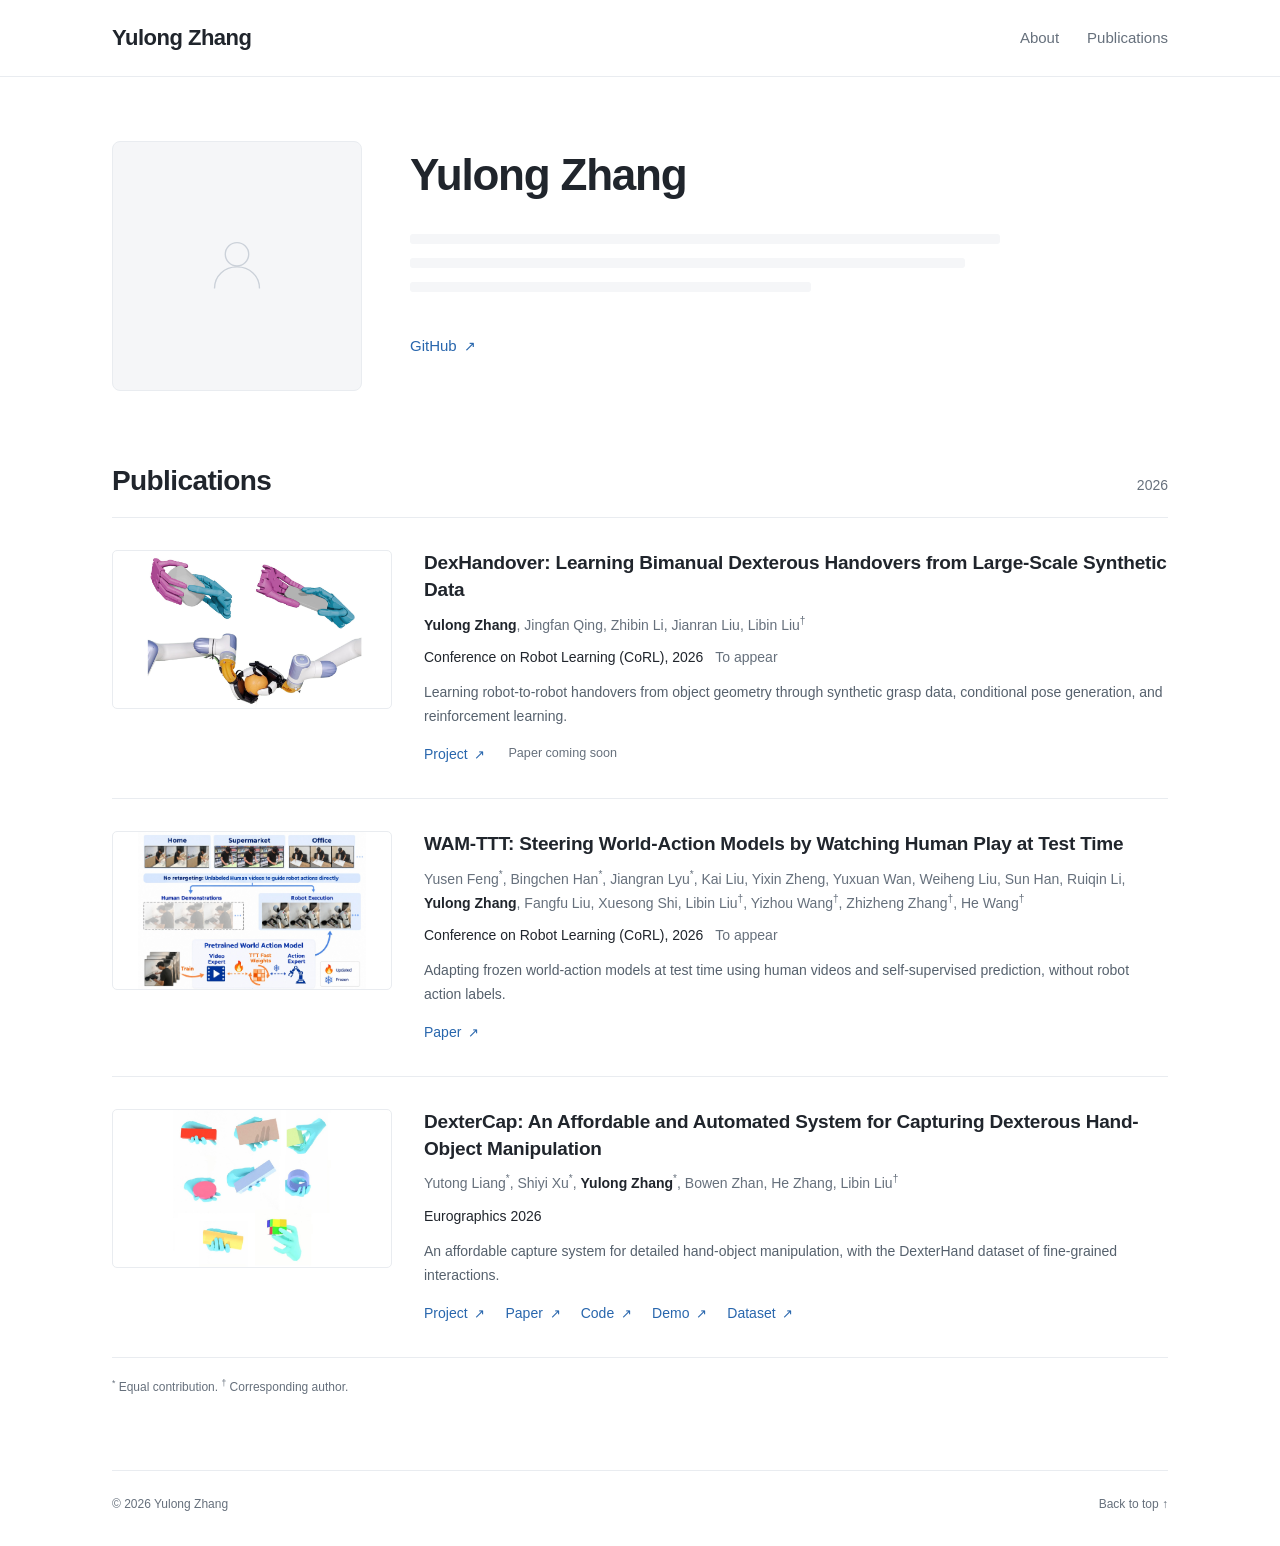
<file: index.html>
<!DOCTYPE html>
<html lang="en">
<head>
    <meta charset="UTF-8">
    <meta name="viewport" content="width=device-width, initial-scale=1">
    <meta name="description" content="Yulong Zhang's personal homepage and research publications.">
    <meta name="theme-color" content="#ffffff">
    <title>Yulong Zhang</title>
    <link rel="stylesheet" href="./css/app.css">
    <script src="./javascript/app.js" defer></script>
</head>
<body>
    <a class="skip-link" href="#main">Skip to content</a>
    <header class="site-header">
        <div class="header-inner">
            <a class="site-name" href="#about">Yulong Zhang</a>
            <nav aria-label="Main navigation">
                <a href="#about">About</a>
                <a href="#publications">Publications</a>
            </nav>
        </div>
    </header>
    <main id="main" class="main-content">
        <section id="about" class="profile" aria-labelledby="profile-name">
            <!-- Replace this placeholder with your portrait when ready. -->
            <div class="portrait-placeholder" role="img" aria-label="Profile photo to be added">
                <svg viewBox="0 0 80 80" fill="none" aria-hidden="true">
                    <circle cx="40" cy="27" r="13" />
                    <path d="M15 65c0-14 11-24 25-24s25 10 25 24" />
                </svg>
            </div>
            <div class="profile-info">
                <h1 id="profile-name">Yulong Zhang</h1>
                <!-- Add your affiliation and biography here when ready. -->
                <div class="biography-placeholder" role="img" aria-label="Biography to be added">
                    <span></span><span></span><span></span>
                </div>
                <div class="contact-links">
                    <a href="https://github.com/Zyl-000" target="_blank" rel="noopener noreferrer">GitHub <span aria-hidden="true">↗</span></a>
                    <!-- Add email, Google Scholar, and CV links here when available. -->
                </div>
            </div>
        </section>
        <section id="publications" class="publications" aria-labelledby="publications-title">
            <div class="section-heading">
                <h2 id="publications-title">Publications</h2>
                <span class="section-year">2026</span>
            </div>
            <!-- Publication details and thumbnails imported from https://libliu.info/ on 2026-10-13. -->
            <div class="publication-list">
                <article class="publication" aria-labelledby="dexhandover-title">
                    <a class="publication-image" href="./dexhandover/" aria-label="Visit the DexHandover project page">
                        <img src="./images/dexhandover.jpg" alt="DexHandover: bimanual dexterous object handover" width="560" height="315">
                    </a>
                    <div class="publication-info">
                        <h3 id="dexhandover-title"><a href="./dexhandover/">DexHandover: Learning Bimanual Dexterous Handovers from Large-Scale Synthetic Data</a></h3>
                        <p class="authors"><strong>Yulong Zhang</strong>, Jingfan Qing, Zhibin Li, Jianran Liu, <a href="https://libliu.info/" target="_blank" rel="noopener noreferrer">Libin Liu</a><sup>†</sup></p>
                        <p class="venue">Conference on Robot Learning (CoRL), 2026 <span class="publication-status">To appear</span></p>
                        <p class="description">Learning robot-to-robot handovers from object geometry through synthetic grasp data, conditional pose generation, and reinforcement learning.</p>
                        <div class="publication-links"><a href="./dexhandover/">Project <span aria-hidden="true">↗</span></a><span class="pending-link">Paper coming soon</span></div>
                    </div>
                </article>
                <article class="publication" aria-labelledby="wam-title">
                    <a class="publication-image" href="https://arxiv.org/abs/2607.06988" target="_blank" rel="noopener noreferrer" aria-label="Read the WAM-TTT paper">
                        <img src="./images/wam-ttt.jpg" alt="WAM-TTT: adapting world-action models from human videos" width="560" height="315" loading="lazy">
                    </a>
                    <div class="publication-info">
                        <h3 id="wam-title"><a href="https://arxiv.org/abs/2607.06988" target="_blank" rel="noopener noreferrer">WAM-TTT: Steering World-Action Models by Watching Human Play at Test Time</a></h3>
                        <p class="authors"><a href="https://wangchek.github.io/" target="_blank" rel="noopener noreferrer">Yusen Feng</a><sup>*</sup>, Bingchen Han<sup>*</sup>, <a href="https://jiangranlv.github.io/" target="_blank" rel="noopener noreferrer">Jiangran Lyu</a><sup>*</sup>, Kai Liu, Yixin Zheng, Yuxuan Wan, Weiheng Liu, Sun Han, Ruiqin Li, <strong>Yulong Zhang</strong>, Fangfu Liu, Xuesong Shi, <a href="https://libliu.info/" target="_blank" rel="noopener noreferrer">Libin Liu</a><sup>†</sup>, <a href="https://cfcs.pku.edu.cn/english/people/faculty/yizhouwang/index.htm" target="_blank" rel="noopener noreferrer">Yizhou Wang</a><sup>†</sup>, Zhizheng Zhang<sup>†</sup>, <a href="https://hughw19.github.io/" target="_blank" rel="noopener noreferrer">He Wang</a><sup>†</sup></p>
                        <p class="venue">Conference on Robot Learning (CoRL), 2026 <span class="publication-status">To appear</span></p>
                        <p class="description">Adapting frozen world-action models at test time using human videos and self-supervised prediction, without robot action labels.</p>
                        <div class="publication-links"><a href="https://arxiv.org/abs/2607.06988" target="_blank" rel="noopener noreferrer">Paper <span aria-hidden="true">↗</span></a></div>
                    </div>
                </article>
                <article class="publication" aria-labelledby="dextercap-title">
                    <a class="publication-image" href="https://pku-mocca.github.io/Dextercap-Page/" target="_blank" rel="noopener noreferrer" aria-label="Visit the DexterCap project page">
                        <img src="./images/dextercap.jpg" alt="DexterCap: capturing dexterous hand-object interactions" width="560" height="315" loading="lazy">
                    </a>
                    <div class="publication-info">
                        <h3 id="dextercap-title"><a href="https://pku-mocca.github.io/Dextercap-Page/" target="_blank" rel="noopener noreferrer">DexterCap: An Affordable and Automated System for Capturing Dexterous Hand-Object Manipulation</a></h3>
                        <p class="authors"><a href="https://www.lyt0112.com/" target="_blank" rel="noopener noreferrer">Yutong Liang</a><sup>*</sup>, Shiyi Xu<sup>*</sup>, <strong>Yulong Zhang</strong><sup>*</sup>, Bowen Zhan, <a href="https://cghezhang.github.io/" target="_blank" rel="noopener noreferrer">He Zhang</a>, <a href="https://libliu.info/" target="_blank" rel="noopener noreferrer">Libin Liu</a><sup>†</sup></p>
                        <p class="venue">Eurographics 2026</p>
                        <p class="description">An affordable capture system for detailed hand-object manipulation, with the DexterHand dataset of fine-grained interactions.</p>
                        <div class="publication-links">
                            <a href="https://pku-mocca.github.io/Dextercap-Page/" target="_blank" rel="noopener noreferrer">Project <span aria-hidden="true">↗</span></a>
                            <a href="https://arxiv.org/abs/2601.05844" target="_blank" rel="noopener noreferrer">Paper <span aria-hidden="true">↗</span></a>
                            <a href="https://github.com/PKU-MoCCA/dextercap" target="_blank" rel="noopener noreferrer">Code <span aria-hidden="true">↗</span></a>
                            <a href="https://www.lyt0112.com/projects/DexterCap" target="_blank" rel="noopener noreferrer">Demo <span aria-hidden="true">↗</span></a>
                            <a href="https://huggingface.co/datasets/pku-mocca/DexterHand" target="_blank" rel="noopener noreferrer">Dataset <span aria-hidden="true">↗</span></a>
                        </div>
                    </div>
                </article>
            </div>
            <p class="author-notes"><sup>*</sup> Equal contribution. <sup>†</sup> Corresponding author.</p>
        </section>
    </main>
    <footer class="site-footer">
        <span>© <span id="current-year">2026</span> Yulong Zhang</span>
        <a href="#about">Back to top <span aria-hidden="true">↑</span></a>
    </footer>
</body>
</html>
</file>
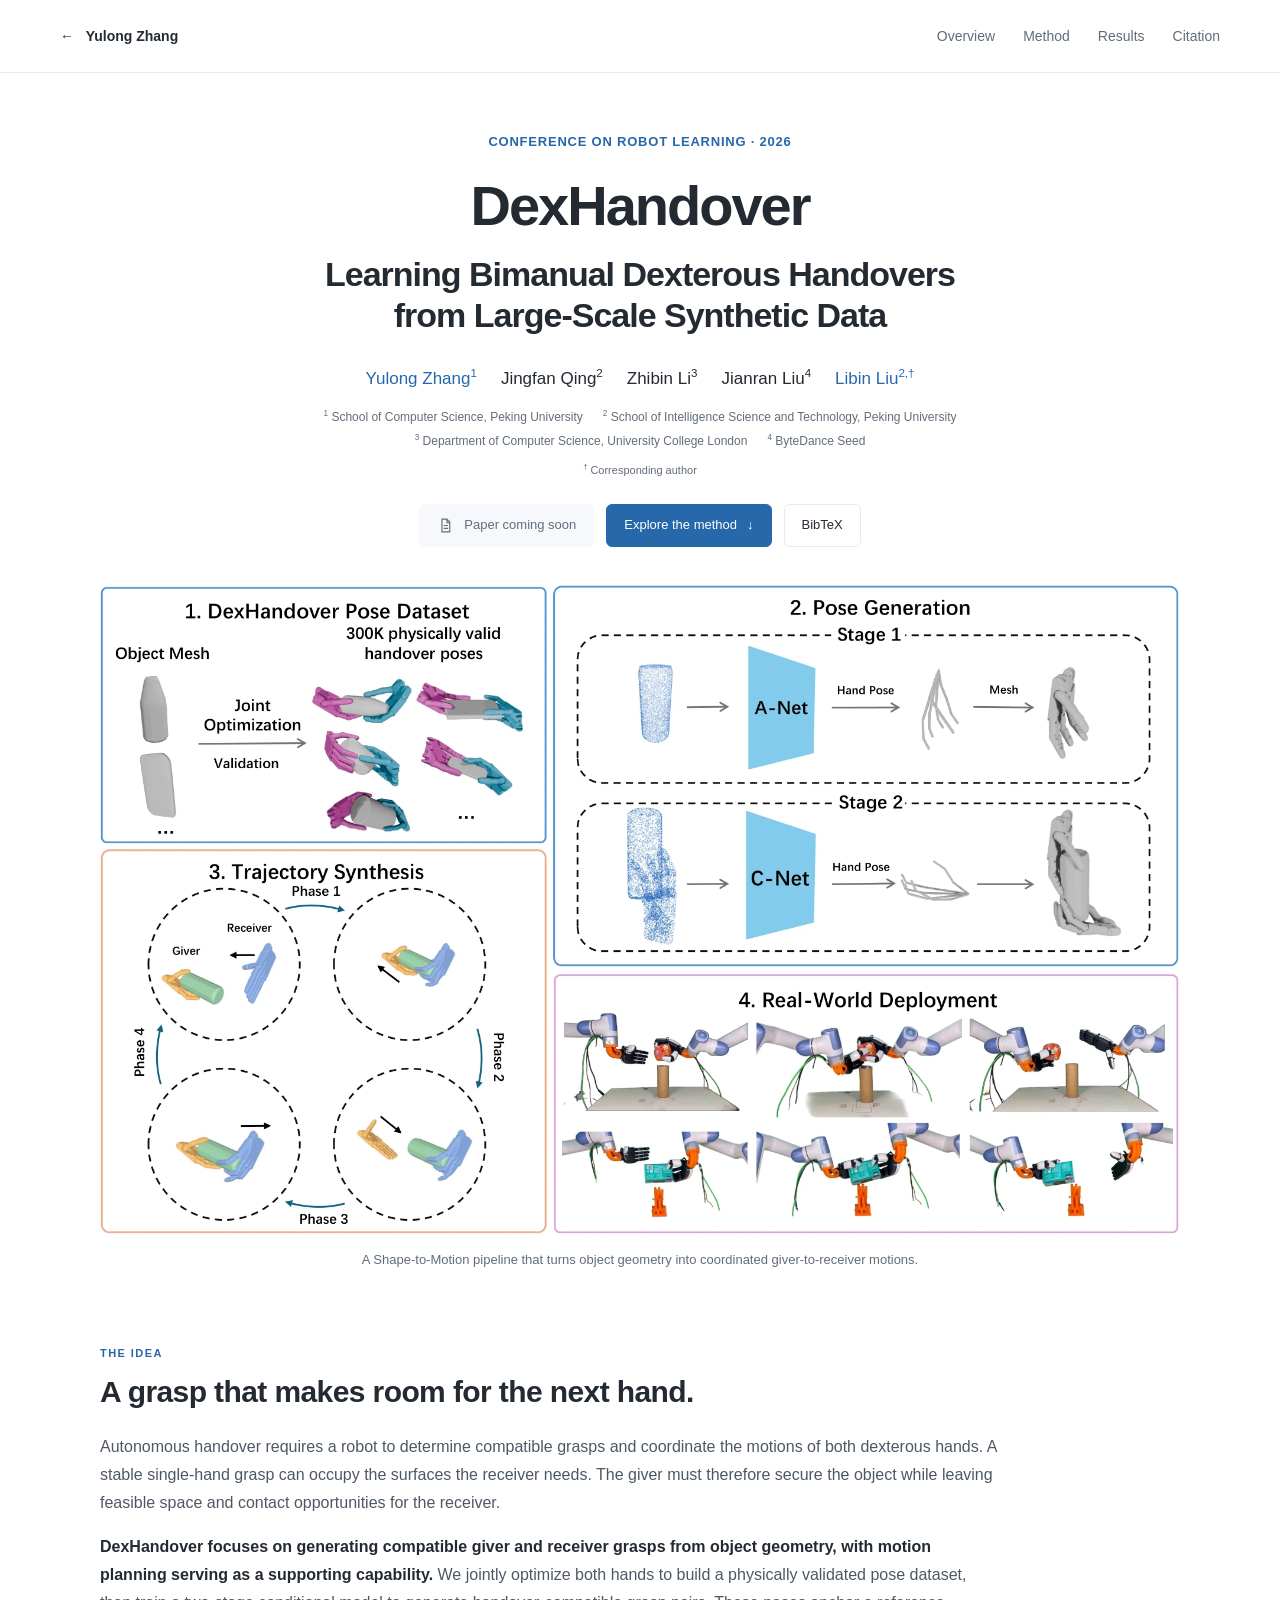
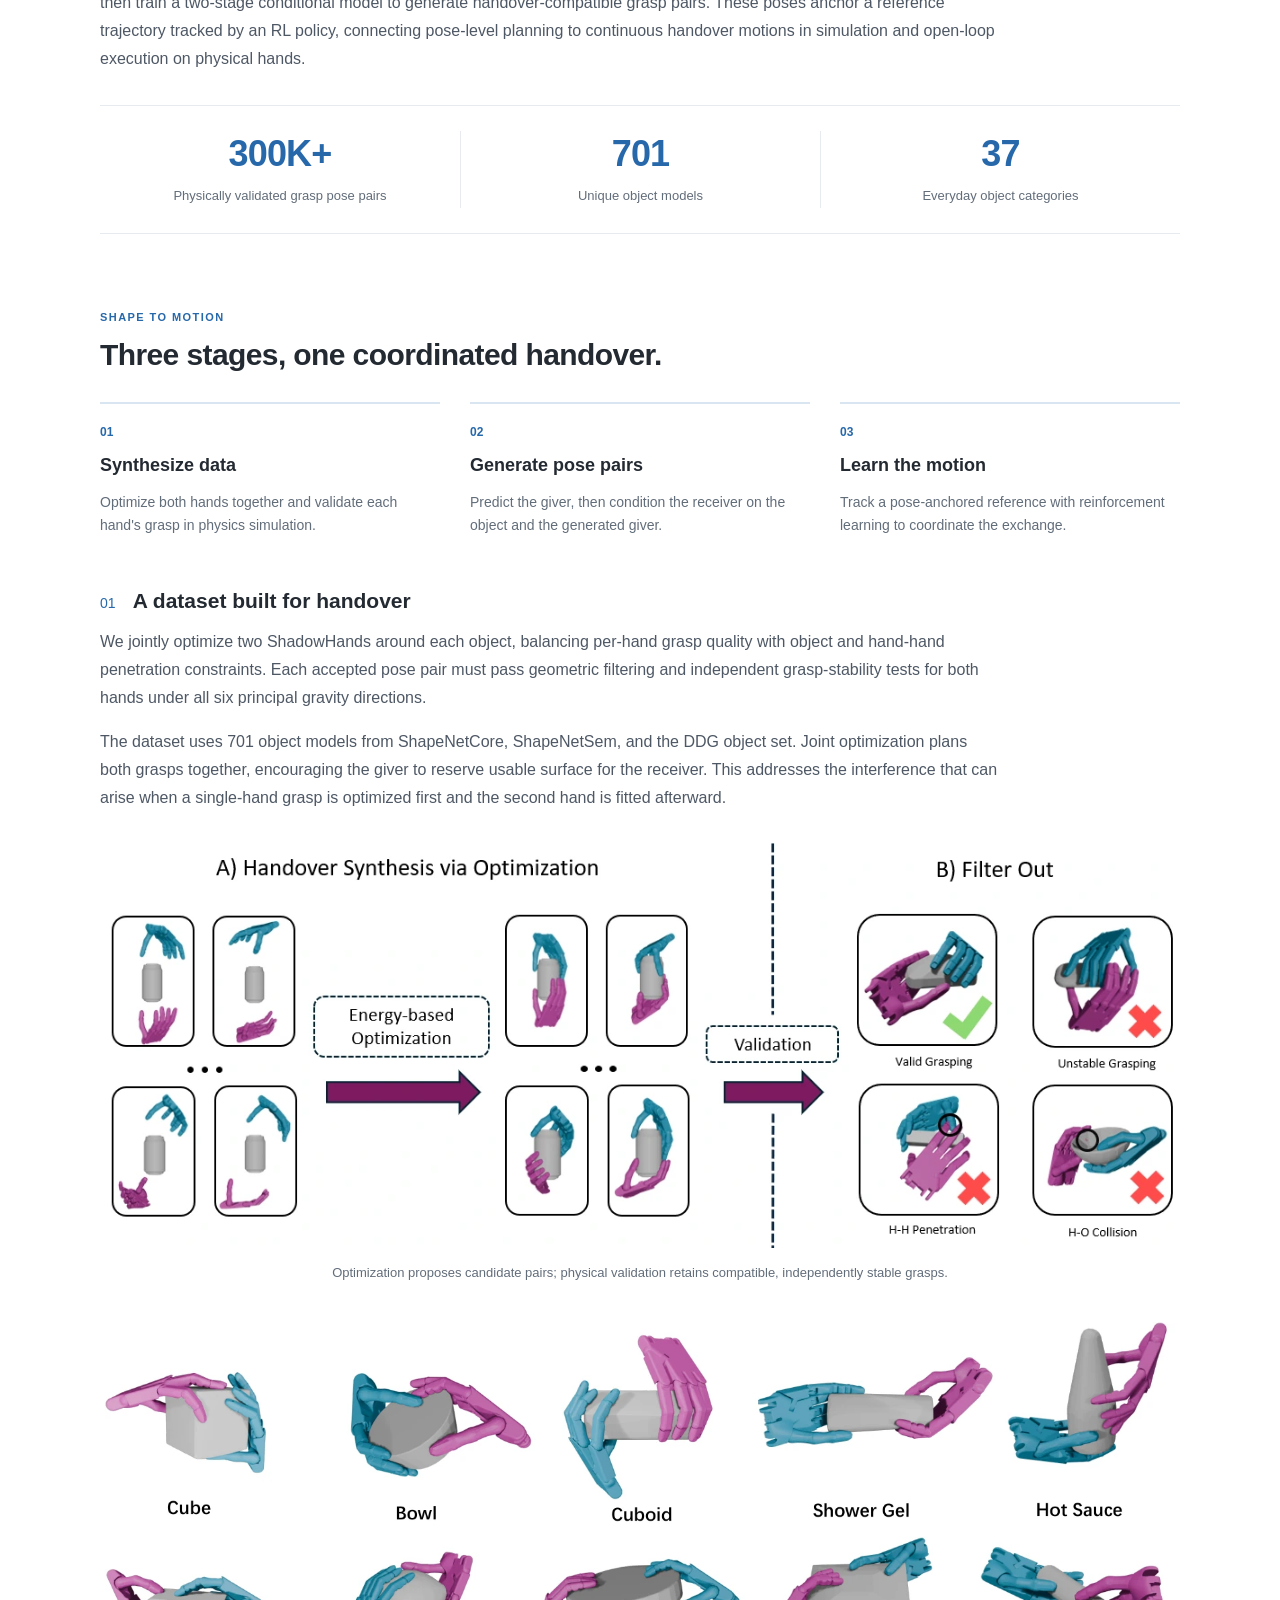
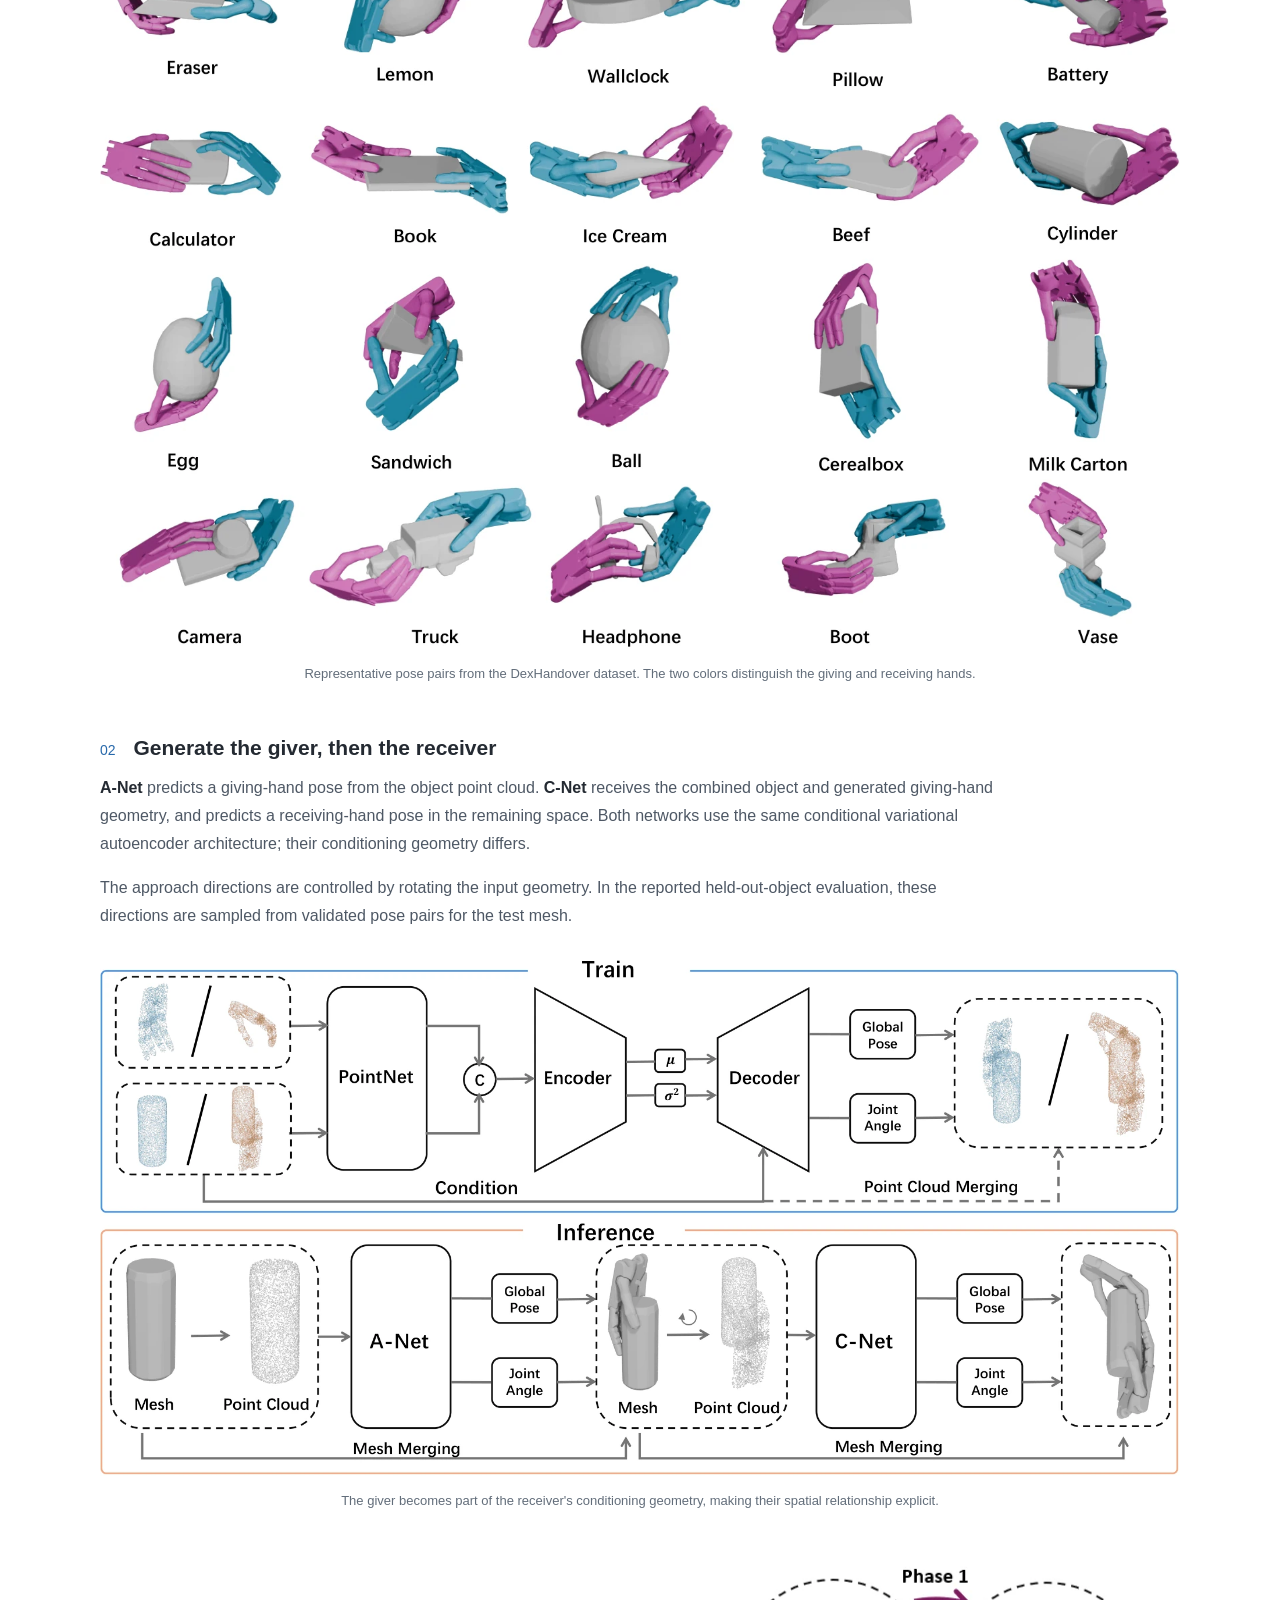
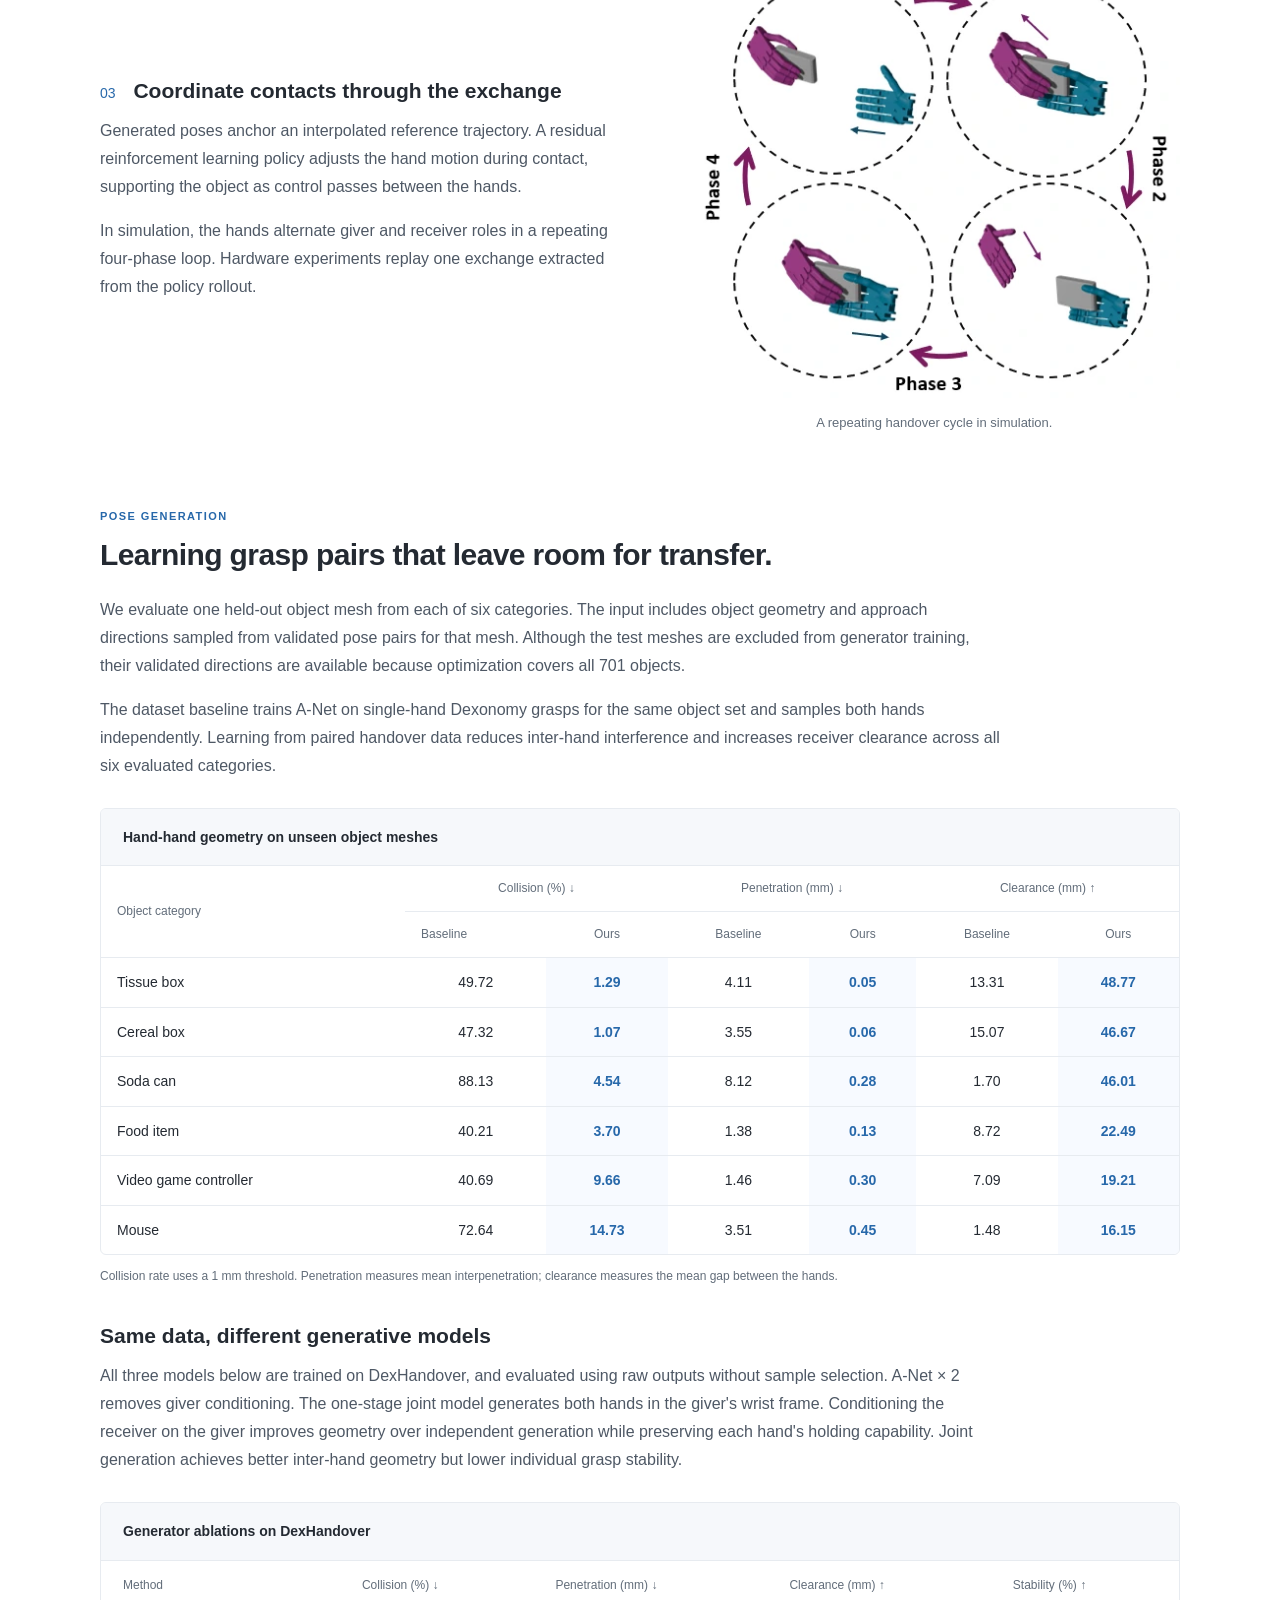
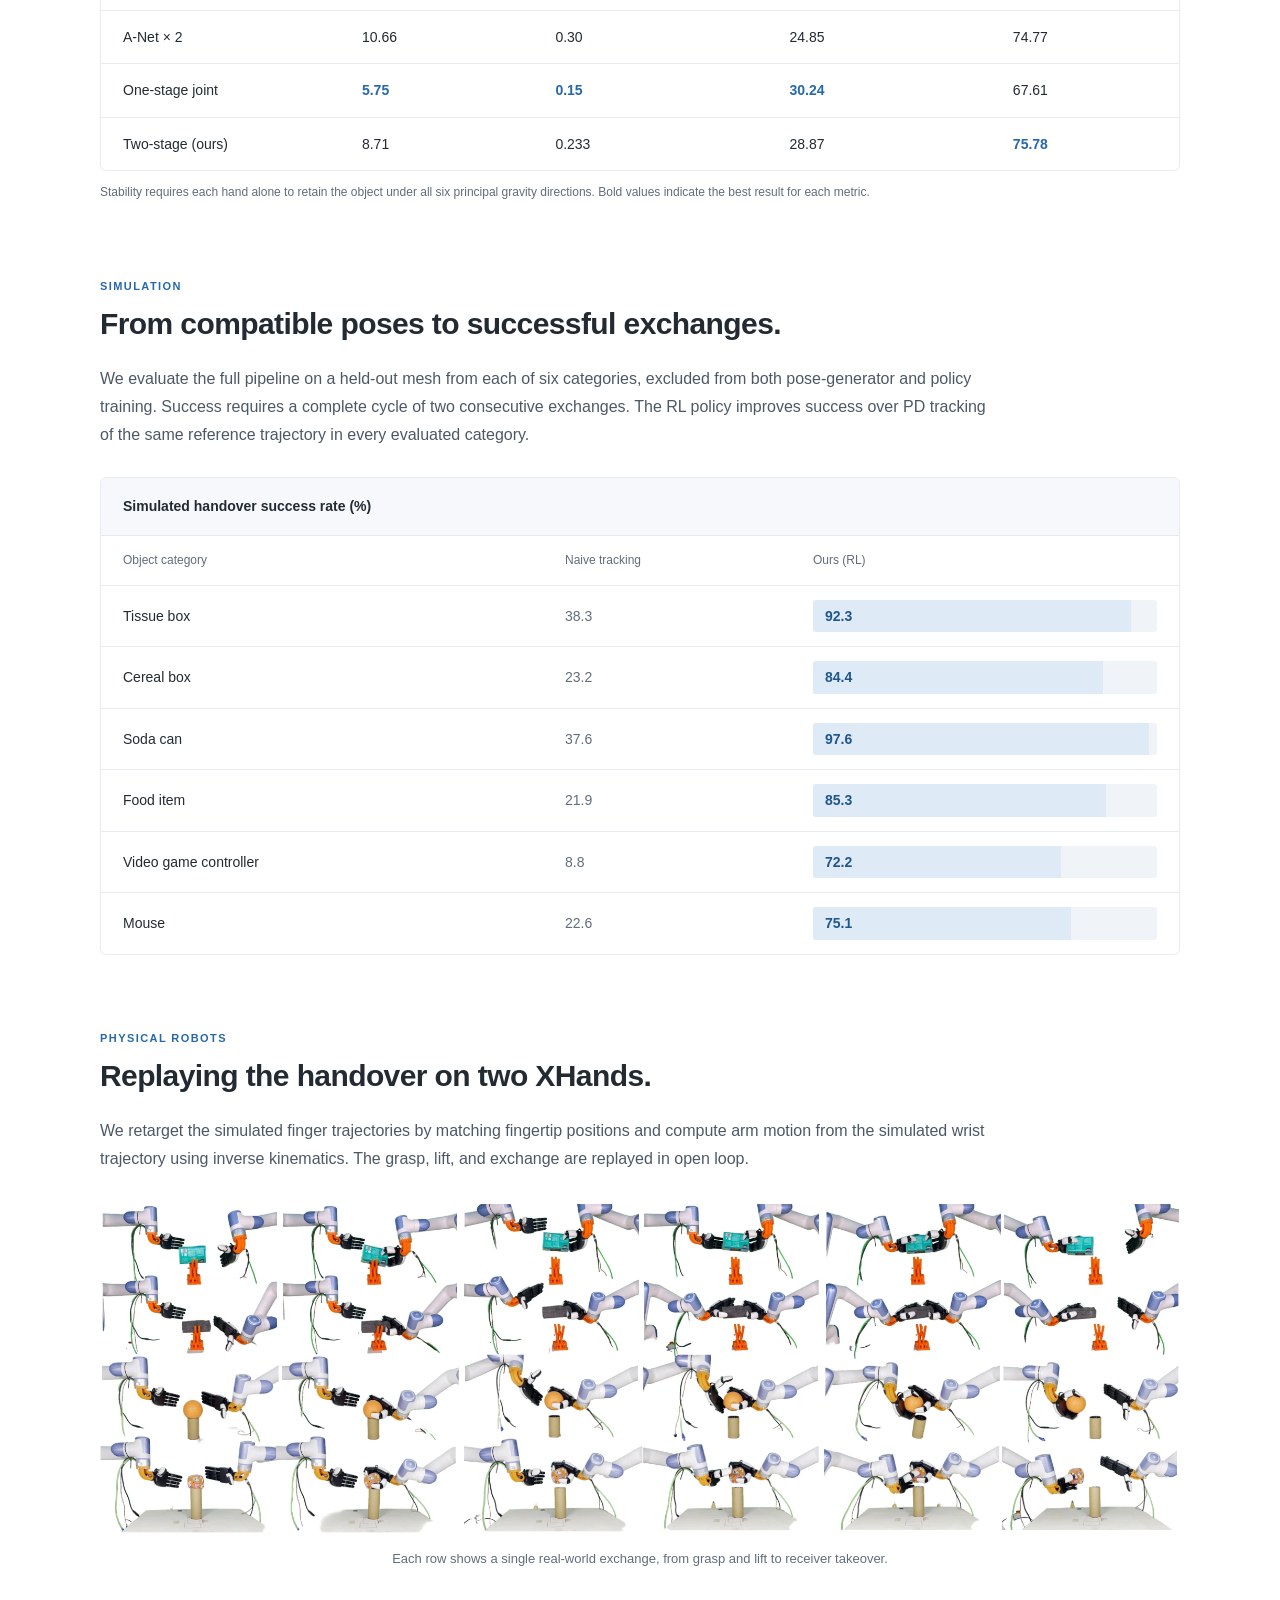
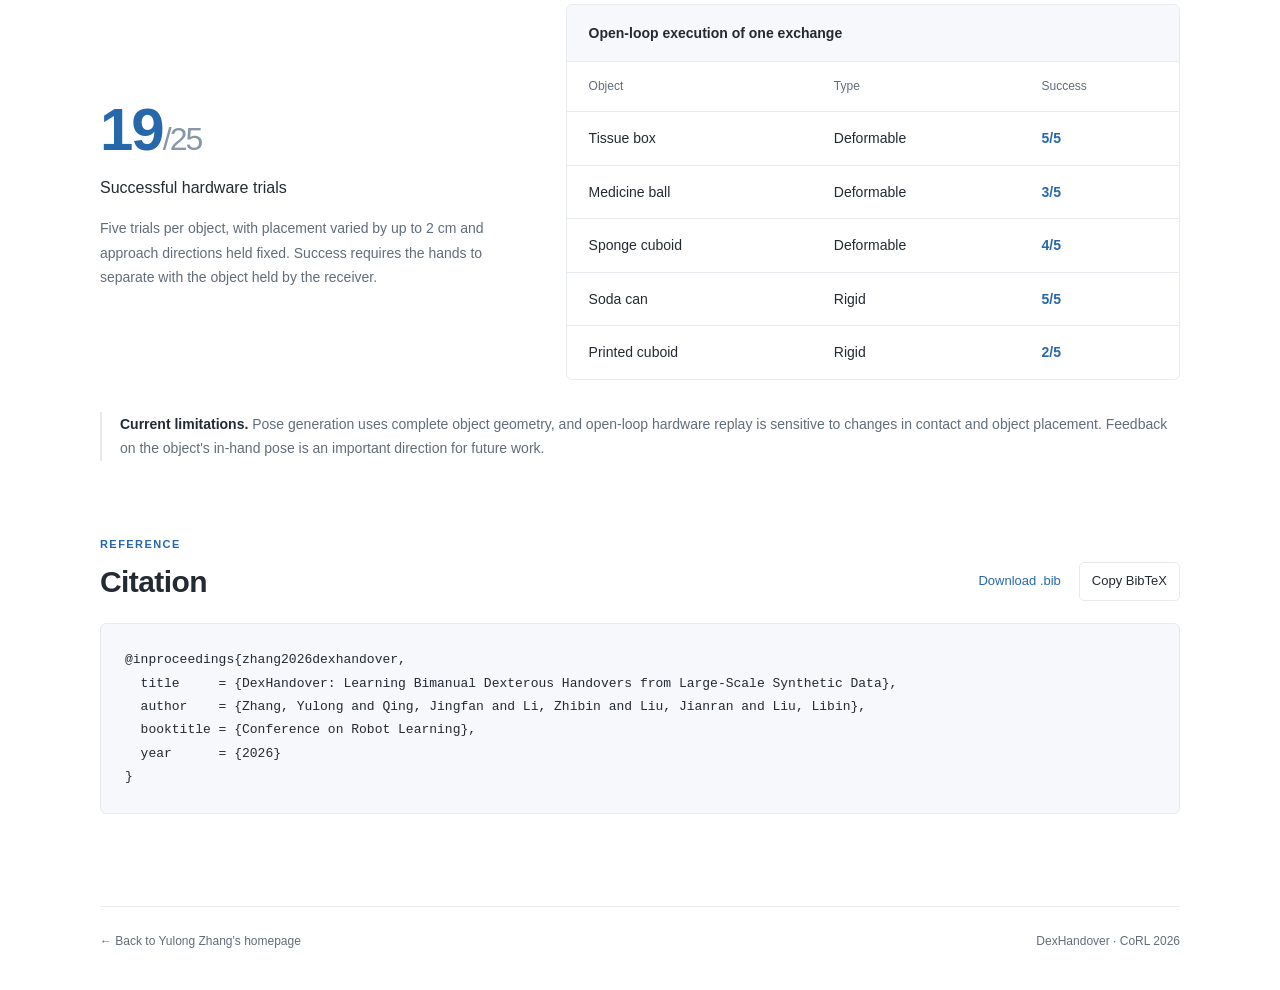
<file: dexhandover/index.html>
<!DOCTYPE html>
<html lang="en">
<head>
    <meta charset="UTF-8">
    <meta name="viewport" content="width=device-width, initial-scale=1">
    <meta name="description" content="DexHandover: learning bimanual dexterous handovers from large-scale synthetic data. CoRL 2026.">
    <meta name="theme-color" content="#ffffff">
    <meta property="og:type" content="website">
    <meta property="og:title" content="DexHandover | CoRL 2026">
    <meta property="og:description" content="From object geometry to coordinated bimanual handover motions: synthetic pose data, conditional generation, and reinforcement learning.">
    <meta property="og:url" content="https://zyl-000.github.io/dexhandover/">
    <meta property="og:image" content="https://zyl-000.github.io/dexhandover/assets/overview.webp">
    <link rel="canonical" href="https://zyl-000.github.io/dexhandover/">
    <title>DexHandover | CoRL 2026</title>
    <link rel="stylesheet" href="./style.css">
    <script src="./project.js" defer></script>
</head>
<body>
    <a class="skip-link" href="#main">Skip to content</a>
    <header class="site-header">
        <div class="header-inner">
            <a class="home-link" href="../"><span aria-hidden="true">←</span> Yulong Zhang</a>
            <nav aria-label="Project navigation">
                <a href="#overview">Overview</a>
                <a href="#method">Method</a>
                <a href="#results">Results</a>
                <a href="#citation">Citation</a>
            </nav>
        </div>
    </header>

    <!-- Content synchronized with camera-ready manuscript commit 0ba801b (2026-10-13). -->
    <main id="main">
        <section class="hero container" aria-labelledby="project-title">
            <p class="conference">Conference on Robot Learning · 2026</p>
            <h1 id="project-title"><span class="project-name">DexHandover</span><span class="project-title">Learning Bimanual Dexterous Handovers<br class="desktop-break"> from Large-Scale Synthetic Data</span></h1>
            <div class="authors">
                <a href="../">Yulong Zhang<sup>1</sup></a>
                <span>Jingfan Qing<sup>2</sup></span>
                <span>Zhibin Li<sup>3</sup></span>
                <span>Jianran Liu<sup>4</sup></span>
                <a href="https://libliu.info/" target="_blank" rel="noopener noreferrer">Libin Liu<sup>2,†</sup></a>
            </div>
            <div class="affiliations">
                <span><sup>1</sup> School of Computer Science, Peking University</span>
                <span><sup>2</sup> School of Intelligence Science and Technology, Peking University</span>
                <span><sup>3</sup> Department of Computer Science, University College London</span>
                <span><sup>4</sup> ByteDance Seed</span>
            </div>
            <p class="corresponding"><sup>†</sup> Corresponding author</p>
            <div class="hero-links">
                <span class="resource-pending"><svg viewBox="0 0 24 24" aria-hidden="true"><path d="M7 3h7l4 4v14H7zM14 3v5h4M10 12h5M10 16h5" /></svg> Paper coming soon</span>
                <a class="button button-primary" href="#method">Explore the method <span aria-hidden="true">↓</span></a>
                <a class="button" href="#citation">BibTeX</a>
            </div>
            <figure class="hero-figure">
                <img src="./assets/overview.webp" alt="DexHandover pipeline: joint pose optimization, two-stage generative modeling, reinforcement learning, and real-world robot execution" width="1828" height="1100" fetchpriority="high">
                <figcaption>A Shape-to-Motion pipeline that turns object geometry into coordinated giver-to-receiver motions.</figcaption>
            </figure>
        </section>

        <section id="overview" class="section container" aria-labelledby="overview-title">
            <div class="section-heading"><p class="eyebrow">THE IDEA</p><h2 id="overview-title">A grasp that makes room for the next hand.</h2></div>
            <div class="prose">
                <p>Autonomous handover requires a robot to determine compatible grasps and coordinate the motions of both dexterous hands. A stable single-hand grasp can occupy the surfaces the receiver needs. The giver must therefore secure the object while leaving feasible space and contact opportunities for the receiver.</p>
                <p><strong>DexHandover focuses on generating compatible giver and receiver grasps from object geometry, with motion planning serving as a supporting capability.</strong> We jointly optimize both hands to build a physically validated pose dataset, then train a two-stage conditional model to generate handover-compatible grasp pairs. These poses anchor a reference trajectory tracked by an RL policy, connecting pose-level planning to continuous handover motions in simulation and open-loop execution on physical hands.</p>
            </div>
            <dl class="dataset-stats">
                <div><dt>300K+</dt><dd>Physically validated grasp pose pairs</dd></div>
                <div><dt>701</dt><dd>Unique object models</dd></div>
                <div><dt>37</dt><dd>Everyday object categories</dd></div>
            </dl>
        </section>

        <section id="method" class="section container" aria-labelledby="method-title">
            <div class="section-heading"><p class="eyebrow">SHAPE TO MOTION</p><h2 id="method-title">Three stages, one coordinated handover.</h2></div>
            <ol class="pipeline-summary">
                <li><span class="step-number">01</span><h3>Synthesize data</h3><p>Optimize both hands together and validate each hand's grasp in physics simulation.</p></li>
                <li><span class="step-number">02</span><h3>Generate pose pairs</h3><p>Predict the giver, then condition the receiver on the object and the generated giver.</p></li>
                <li><span class="step-number">03</span><h3>Learn the motion</h3><p>Track a pose-anchored reference with reinforcement learning to coordinate the exchange.</p></li>
            </ol>

            <div class="method-part">
                <h3><span class="part-number">01</span> A dataset built for handover</h3>
                <div class="prose"><p>We jointly optimize two ShadowHands around each object, balancing per-hand grasp quality with object and hand-hand penetration constraints. Each accepted pose pair must pass geometric filtering and independent grasp-stability tests for both hands under all six principal gravity directions.</p><p>The dataset uses 701 object models from ShapeNetCore, ShapeNetSem, and the DDG object set. Joint optimization plans both grasps together, encouraging the giver to reserve usable surface for the receiver. This addresses the interference that can arise when a single-hand grasp is optimized first and the second hand is fitted afterward.</p></div>
                <figure>
                    <a class="figure-link" href="./assets/dataset-generation.webp" target="_blank" rel="noopener noreferrer" aria-label="View the dataset generation figure at full size"><img src="./assets/dataset-generation.webp" alt="Dataset generation: optimize candidate handover poses, filter geometric violations, and validate grasp stability in simulation" width="1200" height="452" loading="lazy"></a>
                    <figcaption>Optimization proposes candidate pairs; physical validation retains compatible, independently stable grasps.</figcaption>
                </figure>
                <figure class="gallery-figure">
                    <a class="figure-link" href="./assets/dataset-gallery.webp" target="_blank" rel="noopener noreferrer" aria-label="View the pose dataset gallery at full size"><img src="./assets/dataset-gallery.webp" alt="Gallery of validated bimanual poses across bottles, cans, boxes, tools, cameras, and other everyday objects" width="1608" height="1381" loading="lazy"></a>
                    <figcaption>Representative pose pairs from the DexHandover dataset. The two colors distinguish the giving and receiving hands.</figcaption>
                </figure>
            </div>

            <div class="method-part">
                <h3><span class="part-number">02</span> Generate the giver, then the receiver</h3>
                <div class="prose"><p><strong>A-Net</strong> predicts a giving-hand pose from the object point cloud. <strong>C-Net</strong> receives the combined object and generated giving-hand geometry, and predicts a receiving-hand pose in the remaining space. Both networks use the same conditional variational autoencoder architecture; their conditioning geometry differs.</p><p>The approach directions are controlled by rotating the input geometry. In the reported held-out-object evaluation, these directions are sampled from validated pose pairs for the test mesh.</p></div>
                <figure>
                    <a class="figure-link" href="./assets/pose-generation.webp" target="_blank" rel="noopener noreferrer" aria-label="View the two-stage generative model figure at full size"><img src="./assets/pose-generation.webp" alt="A-Net and C-Net training and inference: object geometry generates the giver; combined giver-object geometry generates the receiver" width="1857" height="887" loading="lazy"></a>
                    <figcaption>The giver becomes part of the receiver's conditioning geometry, making their spatial relationship explicit.</figcaption>
                </figure>
            </div>

            <div class="method-part motion-part">
                <div>
                    <h3><span class="part-number">03</span> Coordinate contacts through the exchange</h3>
                    <p>Generated poses anchor an interpolated reference trajectory. A residual reinforcement learning policy adjusts the hand motion during contact, supporting the object as control passes between the hands.</p>
                    <p>In simulation, the hands alternate giver and receiver roles in a repeating four-phase loop. Hardware experiments replay one exchange extracted from the policy rollout.</p>
                </div>
                <figure>
                    <a class="figure-link" href="./assets/rl-cycle.webp" target="_blank" rel="noopener noreferrer" aria-label="View the simulated handover cycle at full size"><img src="./assets/rl-cycle.webp" alt="Four-phase simulation cycle: receiver approach and grasp, giver release, role reversal, and the next exchange" width="500" height="446" loading="lazy"></a>
                    <figcaption>A repeating handover cycle in simulation.</figcaption>
                </figure>
            </div>
        </section>

        <section id="results" class="section container" aria-labelledby="pose-results-title">
            <div class="section-heading"><p class="eyebrow">POSE GENERATION</p><h2 id="pose-results-title">Learning grasp pairs that leave room for transfer.</h2></div>
            <div class="prose"><p>We evaluate one held-out object mesh from each of six categories. The input includes object geometry and approach directions sampled from validated pose pairs for that mesh. Although the test meshes are excluded from generator training, their validated directions are available because optimization covers all 701 objects.</p><p>The dataset baseline trains A-Net on single-hand Dexonomy grasps for the same object set and samples both hands independently. Learning from paired handover data reduces inter-hand interference and increases receiver clearance across all six evaluated categories.</p></div>
            <div class="table-wrapper" role="region" aria-label="Pose generation comparison; scroll horizontally to view all metrics" tabindex="0">
                <table class="pose-comparison-table">
                    <caption>Hand-hand geometry on unseen object meshes</caption>
                    <thead>
                        <tr><th scope="col" rowspan="2">Object category</th><th scope="colgroup" colspan="2">Collision (%) ↓</th><th scope="colgroup" colspan="2">Penetration (mm) ↓</th><th scope="colgroup" colspan="2">Clearance (mm) ↑</th></tr>
                        <tr><th scope="col">Baseline</th><th scope="col">Ours</th><th scope="col">Baseline</th><th scope="col">Ours</th><th scope="col">Baseline</th><th scope="col">Ours</th></tr>
                    </thead>
                    <tbody>
                        <tr><th scope="row">Tissue box</th><td>49.72</td><td class="ours-cell">1.29</td><td>4.11</td><td class="ours-cell">0.05</td><td>13.31</td><td class="ours-cell">48.77</td></tr>
                        <tr><th scope="row">Cereal box</th><td>47.32</td><td class="ours-cell">1.07</td><td>3.55</td><td class="ours-cell">0.06</td><td>15.07</td><td class="ours-cell">46.67</td></tr>
                        <tr><th scope="row">Soda can</th><td>88.13</td><td class="ours-cell">4.54</td><td>8.12</td><td class="ours-cell">0.28</td><td>1.70</td><td class="ours-cell">46.01</td></tr>
                        <tr><th scope="row">Food item</th><td>40.21</td><td class="ours-cell">3.70</td><td>1.38</td><td class="ours-cell">0.13</td><td>8.72</td><td class="ours-cell">22.49</td></tr>
                        <tr><th scope="row">Video game controller</th><td>40.69</td><td class="ours-cell">9.66</td><td>1.46</td><td class="ours-cell">0.30</td><td>7.09</td><td class="ours-cell">19.21</td></tr>
                        <tr><th scope="row">Mouse</th><td>72.64</td><td class="ours-cell">14.73</td><td>3.51</td><td class="ours-cell">0.45</td><td>1.48</td><td class="ours-cell">16.15</td></tr>
                    </tbody>
                </table>
            </div>
            <p class="table-note">Collision rate uses a 1 mm threshold. Penetration measures mean interpenetration; clearance measures the mean gap between the hands. <span class="table-scroll-hint">Scroll horizontally to view all metrics.</span></p>

            <h3 class="results-subheading">Same data, different generative models</h3>
            <div class="prose"><p>All three models below are trained on DexHandover, and evaluated using raw outputs without sample selection. A-Net × 2 removes giver conditioning. The one-stage joint model generates both hands in the giver's wrist frame. Conditioning the receiver on the giver improves geometry over independent generation while preserving each hand's holding capability. Joint generation achieves better inter-hand geometry but lower individual grasp stability.</p></div>
            <div class="table-wrapper" role="region" aria-label="Generator ablation results; scroll horizontally to view all metrics" tabindex="0">
                <table class="ablation-table">
                    <caption>Generator ablations on DexHandover</caption>
                    <thead><tr><th scope="col">Method</th><th scope="col">Collision (%) ↓</th><th scope="col">Penetration (mm) ↓</th><th scope="col">Clearance (mm) ↑</th><th scope="col">Stability (%) ↑</th></tr></thead>
                    <tbody>
                        <tr><th scope="row">A-Net × 2</th><td>10.66</td><td>0.30</td><td>24.85</td><td>74.77</td></tr>
                        <tr><th scope="row">One-stage joint</th><td><strong>5.75</strong></td><td><strong>0.15</strong></td><td><strong>30.24</strong></td><td>67.61</td></tr>
                        <tr><th scope="row">Two-stage (ours)</th><td>8.71</td><td>0.233</td><td>28.87</td><td><strong>75.78</strong></td></tr>
                    </tbody>
                </table>
            </div>
            <p class="table-note">Stability requires each hand alone to retain the object under all six principal gravity directions. Bold values indicate the best result for each metric. <span class="table-scroll-hint">Scroll horizontally to view all metrics.</span></p>
        </section>

        <section id="simulation" class="section container" aria-labelledby="results-title">
            <div class="section-heading"><p class="eyebrow">SIMULATION</p><h2 id="results-title">From compatible poses to successful exchanges.</h2></div>
            <div class="prose"><p>We evaluate the full pipeline on a held-out mesh from each of six categories, excluded from both pose-generator and policy training. Success requires a complete cycle of two consecutive exchanges. The RL policy improves success over PD tracking of the same reference trajectory in every evaluated category.</p></div>
            <div class="table-wrapper" role="region" aria-label="Simulation success rates" tabindex="0">
                <table class="simulation-table">
                    <caption>Simulated handover success rate (%)</caption>
                    <thead><tr><th scope="col">Object category</th><th scope="col">Naive tracking</th><th scope="col">Ours (RL)</th></tr></thead>
                    <tbody>
                        <tr><th scope="row">Tissue box</th><td>38.3</td><td><div class="rate"><span class="rate-fill" style="--rate:92.3%"></span><strong>92.3</strong></div></td></tr>
                        <tr><th scope="row">Cereal box</th><td>23.2</td><td><div class="rate"><span class="rate-fill" style="--rate:84.4%"></span><strong>84.4</strong></div></td></tr>
                        <tr><th scope="row">Soda can</th><td>37.6</td><td><div class="rate"><span class="rate-fill" style="--rate:97.6%"></span><strong>97.6</strong></div></td></tr>
                        <tr><th scope="row">Food item</th><td>21.9</td><td><div class="rate"><span class="rate-fill" style="--rate:85.3%"></span><strong>85.3</strong></div></td></tr>
                        <tr><th scope="row">Video game controller</th><td>8.8</td><td><div class="rate"><span class="rate-fill" style="--rate:72.2%"></span><strong>72.2</strong></div></td></tr>
                        <tr><th scope="row">Mouse</th><td>22.6</td><td><div class="rate"><span class="rate-fill" style="--rate:75.1%"></span><strong>75.1</strong></div></td></tr>
                    </tbody>
                </table>
            </div>
        </section>

        <section class="section container" aria-labelledby="hardware-title">
            <div class="section-heading"><p class="eyebrow">PHYSICAL ROBOTS</p><h2 id="hardware-title">Replaying the handover on two XHands.</h2></div>
            <div class="prose"><p>We retarget the simulated finger trajectories by matching fingertip positions and compute arm motion from the simulated wrist trajectory using inverse kinematics. The grasp, lift, and exchange are replayed in open loop.</p></div>
            <figure>
                <a class="figure-link" href="./assets/hardware.webp" target="_blank" rel="noopener noreferrer" aria-label="View the real-world handover sequences at full size"><img src="./assets/hardware.webp" alt="Real-world robot handover sequences, progressing from the giving hand's grasp and lift to receiver takeover and separation" width="2062" height="631" loading="lazy"></a>
                <figcaption>Each row shows a single real-world exchange, from grasp and lift to receiver takeover.</figcaption>
            </figure>
            <div class="hardware-results">
                <div class="hardware-summary"><p class="result-count">19<span>/25</span></p><p class="result-label">Successful hardware trials</p><p>Five trials per object, with placement varied by up to 2 cm and approach directions held fixed. Success requires the hands to separate with the object held by the receiver.</p></div>
                <div class="table-wrapper" role="region" aria-label="Hardware success counts" tabindex="0">
                    <table class="hardware-table">
                        <caption>Open-loop execution of one exchange</caption>
                        <thead><tr><th scope="col">Object</th><th scope="col">Type</th><th scope="col">Success</th></tr></thead>
                        <tbody>
                            <tr><th scope="row">Tissue box</th><td>Deformable</td><td>5/5</td></tr>
                            <tr><th scope="row">Medicine ball</th><td>Deformable</td><td>3/5</td></tr>
                            <tr><th scope="row">Sponge cuboid</th><td>Deformable</td><td>4/5</td></tr>
                            <tr><th scope="row">Soda can</th><td>Rigid</td><td>5/5</td></tr>
                            <tr><th scope="row">Printed cuboid</th><td>Rigid</td><td>2/5</td></tr>
                        </tbody>
                    </table>
                </div>
            </div>
            <p class="limitations"><strong>Current limitations.</strong> Pose generation uses complete object geometry, and open-loop hardware replay is sensitive to changes in contact and object placement. Feedback on the object's in-hand pose is an important direction for future work.</p>
        </section>

        <section id="citation" class="section container citation-section" aria-labelledby="citation-title">
            <div class="citation-heading"><div class="section-heading"><p class="eyebrow">REFERENCE</p><h2 id="citation-title">Citation</h2></div><div class="citation-actions"><a href="./citation.bib" download>Download .bib</a><button id="copy-citation" type="button" hidden>Copy BibTeX</button></div></div>
            <pre><code id="bibtex">@inproceedings{zhang2026dexhandover,
  title     = {DexHandover: Learning Bimanual Dexterous Handovers from Large-Scale Synthetic Data},
  author    = {Zhang, Yulong and Qing, Jingfan and Li, Zhibin and Liu, Jianran and Liu, Libin},
  booktitle = {Conference on Robot Learning},
  year      = {2026}
}</code></pre>
            <p id="copy-status" class="copy-status" aria-live="polite"></p>
        </section>
    </main>

    <footer class="site-footer container"><a href="../">← Back to Yulong Zhang's homepage</a><span>DexHandover · CoRL 2026</span></footer>
</body>
</html>
</file>
<file: css/app.css>
:root {
    color-scheme: light;
    --background: #ffffff;
    --text: #20252c;
    --muted: #66707c;
    --link: #2866ad;
    --line: #e9ecf0;
    --placeholder: #f5f6f8;
}
* { box-sizing: border-box; }
html { scroll-behavior: smooth; scroll-padding-top: 108px; }
body {
    margin: 0;
    background: var(--background);
    color: var(--text);
    font-family: -apple-system, BlinkMacSystemFont, "Segoe UI", Roboto, "Helvetica Neue", Arial, sans-serif;
    font-size: 16px;
    line-height: 1.65;
    -webkit-font-smoothing: antialiased;
}
a { color: var(--link); text-decoration: none; }
a:hover { text-decoration: underline; text-underline-offset: 4px; }
a:focus-visible { outline: 2px solid var(--link); outline-offset: 5px; border-radius: 2px; }
sup { font-size: 0.72em; line-height: 0; }
.skip-link { position: fixed; top: -60px; left: 16px; z-index: 20; padding: 8px 16px; background: var(--background); border: 1px solid var(--line); }
.skip-link:focus { top: 12px; }
.site-header { position: sticky; top: 0; z-index: 10; background: var(--background); border-bottom: 1px solid var(--line); }
.header-inner { max-width: 1120px; min-height: 76px; margin: 0 auto; padding: 16px 32px; display: flex; align-items: center; justify-content: space-between; gap: 24px; }
.site-name { color: var(--text); font-size: 22px; font-weight: 650; letter-spacing: -0.5px; }
nav { display: flex; gap: 28px; }
nav a { color: var(--muted); font-size: 15px; }
nav a:hover { color: var(--link); }
.main-content { max-width: 1120px; margin: 0 auto; padding: 64px 32px 72px; }
.profile { display: flex; align-items: flex-start; gap: 48px; }
.portrait-placeholder { flex: 0 0 250px; height: 250px; display: grid; place-items: center; background: var(--placeholder); border: 1px solid var(--line); border-radius: 8px; }
.portrait-placeholder svg { width: 72px; height: 72px; stroke: #cbd1d9; stroke-width: 1.5; }
.profile-info { flex: 1; min-width: 0; padding-top: 8px; }
h1 { margin: 0 0 28px; font-size: clamp(32px, 4vw, 44px); font-weight: 650; line-height: 1.2; letter-spacing: -1.2px; }
.biography-placeholder { display: flex; flex-direction: column; gap: 14px; max-width: 590px; padding: 4px 0 12px; }
.biography-placeholder span { height: 10px; background: var(--placeholder); border-radius: 3px; }
.biography-placeholder span:nth-child(2) { width: 94%; }
.biography-placeholder span:nth-child(3) { width: 68%; }
.contact-links { display: flex; flex-wrap: wrap; gap: 24px; margin-top: 30px; }
.contact-links a { font-size: 15px; }
.contact-links span, .publication-links span { margin-left: 3px; font-size: 0.9em; }
.publications { margin-top: 72px; }
.section-heading { display: flex; align-items: baseline; justify-content: space-between; gap: 20px; padding-bottom: 18px; border-bottom: 1px solid var(--line); }
h2 { margin: 0; font-size: 28px; font-weight: 600; line-height: 1.3; letter-spacing: -0.6px; }
.section-year { color: var(--muted); font-size: 14px; }
.publication { display: flex; align-items: flex-start; gap: 32px; padding: 32px 0; border-bottom: 1px solid var(--line); }
.publication-image { display: block; flex: 0 0 280px; overflow: hidden; border-radius: 5px; background: var(--background); border: 1px solid var(--line); }
.publication-image img { display: block; width: 100%; height: auto; aspect-ratio: 16 / 9; object-fit: contain; }
.publication-info { flex: 1; min-width: 0; }
h3 { margin: 0 0 10px; font-size: 19px; line-height: 1.4; font-weight: 600; letter-spacing: -0.2px; }
h3 a { color: var(--text); }
h3 a:hover { color: var(--link); }
.authors { margin: 0 0 9px; color: var(--muted); font-size: 14px; line-height: 1.7; }
.authors a { color: inherit; }
.authors strong { color: var(--text); font-weight: 650; }
.venue { margin: 0 0 12px; font-size: 14px; font-weight: 500; }
.publication-status { display: inline-block; margin-left: 8px; color: var(--muted); font-weight: 400; white-space: nowrap; }
.description { margin: 0 0 14px; color: #56616d; font-size: 14px; line-height: 1.7; }
.publication-links { display: flex; flex-wrap: wrap; column-gap: 20px; row-gap: 6px; font-size: 14px; }
.pending-link { color: var(--muted); }
.author-notes { margin: 20px 0 0; color: var(--muted); font-size: 12px; }
.site-footer { max-width: 1056px; margin: 0 auto; padding: 24px 0 32px; border-top: 1px solid var(--line); display: flex; justify-content: space-between; gap: 20px; color: var(--muted); font-size: 12px; }
.site-footer a { color: var(--muted); }
@media (max-width: 900px) {
    .profile { gap: 32px; }
    .portrait-placeholder { flex-basis: 210px; height: 210px; }
    .publication { gap: 24px; }
    .publication-image { flex-basis: 230px; }
    .site-footer { margin-right: 32px; margin-left: 32px; }
}
@media (max-width: 640px) {
    html { scroll-padding-top: 90px; }
    .header-inner { min-height: 66px; padding: 16px 20px; gap: 16px; }
    .site-name { font-size: 18px; }
    nav { gap: 16px; }
    nav a { font-size: 13px; }
    .main-content { padding: 36px 20px 48px; }
    .profile { flex-direction: column; gap: 26px; }
    .portrait-placeholder { flex-basis: auto; width: 180px; height: 180px; }
    .profile-info { width: 100%; padding-top: 0; }
    h1 { margin-bottom: 22px; font-size: 34px; }
    .contact-links { margin-top: 20px; }
    .publications { margin-top: 48px; }
    h2 { font-size: 25px; }
    .publication { flex-direction: column; gap: 20px; padding: 28px 0; }
    .publication-image { flex-basis: auto; width: 100%; max-width: 420px; }
    h3 { font-size: 18px; }
    .publication-status { margin-left: 4px; }
    .site-footer { margin-right: 20px; margin-left: 20px; }
}
@media (prefers-reduced-motion: reduce) {
    html { scroll-behavior: auto; }
}
</file>
<file: dexhandover/style.css>
:root {
    color-scheme: light;
    --background: #fff;
    --text: #242a32;
    --muted: #626d7a;
    --blue: #2768aa;
    --line: #e7ebf0;
    --soft: #f6f8fb;
}
* { box-sizing: border-box; }
html { scroll-behavior: smooth; scroll-padding-top: 104px; }
body { margin: 0; background: var(--background); color: var(--text); font: 16px/1.75 -apple-system, BlinkMacSystemFont, "Segoe UI", Roboto, "Helvetica Neue", Arial, sans-serif; -webkit-font-smoothing: antialiased; }
a { color: var(--blue); text-decoration: none; }
a:hover { text-decoration: underline; text-underline-offset: 4px; }
a:focus-visible, button:focus-visible, .table-wrapper:focus-visible { outline: 2px solid var(--blue); outline-offset: 5px; }
sup { font-size: .68em; line-height: 0; }
img { display: block; width: 100%; height: auto; }
button { font: inherit; cursor: pointer; }
[hidden] { display: none !important; }
.container { width: min(1080px, calc(100% - 64px)); margin-inline: auto; }
.skip-link { position: fixed; z-index: 30; top: -70px; left: 16px; padding: 10px 16px; background: white; border: 1px solid var(--line); }
.skip-link:focus { top: 10px; }
.site-header { position: sticky; top: 0; z-index: 20; background: var(--background); border-bottom: 1px solid var(--line); }
.header-inner { width: min(1160px, calc(100% - 64px)); min-height: 72px; margin-inline: auto; display: flex; justify-content: space-between; align-items: center; gap: 24px; }
.home-link { color: var(--text); font-size: 14px; font-weight: 550; white-space: nowrap; }
.home-link span { margin-right: 8px; }
nav { display: flex; gap: 28px; }
nav a { color: var(--muted); font-size: 14px; }
.hero { padding-top: 58px; text-align: center; }
.conference { margin: 0 0 18px; color: var(--blue); font-size: 13px; font-weight: 600; letter-spacing: .06em; text-transform: uppercase; }
h1 { margin: 0; font-weight: 600; line-height: 1.2; letter-spacing: -1px; }
.project-name { display: block; color: var(--text); font-size: 56px; font-weight: 700; margin-bottom: 15px; letter-spacing: -2px; }
.project-title { display: block; font-size: 34px; }
.authors { display: flex; flex-wrap: wrap; justify-content: center; gap: 8px 24px; margin: 28px auto 14px; font-size: 17px; }
.authors a { color: var(--blue); }
.affiliations { display: flex; flex-wrap: wrap; justify-content: center; gap: 3px 20px; max-width: 900px; margin: 0 auto; color: var(--muted); font-size: 12px; line-height: 1.7; }
.corresponding { margin: 10px 0 0; color: var(--muted); font-size: 11px; }
.hero-links { margin: 24px auto 38px; display: flex; align-items: center; flex-wrap: wrap; justify-content: center; gap: 12px; font-size: 13px; }
.button, .resource-pending { min-height: 42px; padding: 9px 17px; display: inline-flex; align-items: center; justify-content: center; gap: 10px; border: 1px solid var(--line); border-radius: 6px; }
.button { color: var(--text); }
.button:hover { background: var(--soft); text-decoration: none; }
.button-primary { background: var(--blue); color: white; border-color: var(--blue); }
.button-primary:hover { background: #21598f; }
.resource-pending { color: var(--muted); background: var(--soft); border-color: var(--soft); }
.resource-pending svg { width: 17px; height: 17px; fill: none; stroke: currentColor; stroke-width: 1.6; stroke-linecap: round; stroke-linejoin: round; }
figure { margin: 30px 0 0; }
.hero-figure { margin: 0; }
figcaption { max-width: 880px; margin: 14px auto 0; color: var(--muted); font-size: 13px; line-height: 1.65; text-align: center; }
.section { padding-top: 74px; }
.section-heading { margin-bottom: 22px; }
.eyebrow { margin: 0 0 8px; color: var(--blue); font-size: 11px; font-weight: 650; letter-spacing: .13em; }
h2 { margin: 0; font-size: 30px; line-height: 1.3; letter-spacing: -.6px; font-weight: 600; }
h3 { margin: 0 0 12px; font-size: 21px; line-height: 1.4; font-weight: 600; }
p { margin: 0 0 16px; }
.prose { max-width: 900px; }
.prose p, .motion-part p { color: #4e5865; }
.prose strong { color: var(--text); font-weight: 600; }
.dataset-stats { display: grid; grid-template-columns: repeat(3,1fr); margin: 32px 0 0; border-top: 1px solid var(--line); border-bottom: 1px solid var(--line); padding: 25px 0; text-align: center; }
.dataset-stats div + div { border-left: 1px solid var(--line); }
.dataset-stats dt { font-size: 36px; font-weight: 600; color: var(--blue); line-height: 1.3; letter-spacing: -.8px; }
.dataset-stats dd { margin: 8px 12px 0; color: var(--muted); font-size: 13px; }
.pipeline-summary { display: grid; grid-template-columns: repeat(3,1fr); gap: 30px; margin: 28px 0 0; padding: 0; list-style: none; }
.pipeline-summary li { border-top: 2px solid #d9e5f0; padding: 18px 0 0; }
.step-number { display: block; color: var(--blue); font-size: 12px; font-weight: 600; margin-bottom: 10px; }
.pipeline-summary h3 { font-size: 18px; }
.pipeline-summary p { margin: 0; color: var(--muted); font-size: 14px; line-height: 1.7; }
.method-part { padding-top: 48px; }
.part-number { color: var(--blue); font-size: 14px; margin-right: 12px; font-weight: 500; }
.figure-link { display: block; border-radius: 5px; }
.figure-link:hover { outline: 1px solid #d5e0ec; outline-offset: 8px; }
.gallery-figure { margin-top: 38px; }
.motion-part { display: grid; grid-template-columns: 1.1fr 1fr; align-items: center; gap: 48px; }
.motion-part figure { margin: 0; }
.table-wrapper { overflow-x: auto; margin-top: 28px; border: 1px solid var(--line); border-radius: 6px; }
table { width: 100%; border-collapse: collapse; font-size: 14px; text-align: left; }
caption { padding: 16px 22px; text-align: left; background: var(--soft); font-weight: 600; color: var(--text); border-bottom: 1px solid var(--line); }
th, td { padding: 14px 22px; border-bottom: 1px solid var(--line); }
thead th { font-weight: 500; color: var(--muted); font-size: 12px; }
tbody th { font-weight: 500; }
tbody tr:last-child th, tbody tr:last-child td { border-bottom: 0; }
.simulation-table td:nth-child(2) { color: var(--muted); width: 23%; font-variant-numeric: tabular-nums; }
.simulation-table td:nth-child(3) { width: 36%; }
.rate { position: relative; min-width: 110px; background: #f0f4f8; padding: 4px 12px; border-radius: 3px; overflow: hidden; }
.rate-fill { position: absolute; inset: 0 auto 0 0; width: var(--rate); background: #deebf7; }
.rate strong { position: relative; color: #21568c; font-weight: 600; font-variant-numeric: tabular-nums; }
.pose-comparison-table { min-width: 780px; }
.pose-comparison-table th, .pose-comparison-table td { padding: 12px 16px; }
.pose-comparison-table thead th:not(:first-child) { text-align: center; }
.pose-comparison-table td { font-variant-numeric: tabular-nums; text-align: center; }
.ours-cell { color: var(--blue); font-weight: 600; background: #f7faff; }
.ablation-table { min-width: 710px; }
.ablation-table td { font-variant-numeric: tabular-nums; }
.ablation-table strong { color: var(--blue); font-weight: 650; }
.table-note { margin: 12px 0 0; color: var(--muted); font-size: 12px; line-height: 1.65; }
.table-scroll-hint { display: none; }
.results-subheading { margin-top: 34px; }
.hardware-results { display: grid; grid-template-columns: .8fr 1.2fr; gap: 56px; margin-top: 35px; align-items: center; }
.hardware-results .table-wrapper { margin: 0; }
.result-count { margin: 0; color: var(--blue); font-size: 60px; font-weight: 600; line-height: 1.2; letter-spacing: -2px; }
.result-count span { font-size: 32px; color: #8896a6; font-weight: 400; }
.result-label { margin: 8px 0 14px; color: var(--text); font-size: 16px; font-weight: 500; }
.hardware-summary > p:last-child { margin-bottom: 0; color: var(--muted); font-size: 14px; }
.hardware-table td:last-child { color: var(--blue); font-weight: 600; font-variant-numeric: tabular-nums; }
.limitations { margin: 32px 0 0; padding-left: 18px; border-left: 2px solid var(--line); color: var(--muted); font-size: 14px; }
.limitations strong { color: var(--text); font-weight: 550; }
.citation-heading { display: flex; justify-content: space-between; align-items: end; gap: 20px; }
.citation-heading .section-heading { margin-bottom: 0; }
.citation-actions { display: flex; gap: 18px; align-items: center; font-size: 13px; }
.citation-actions button { padding: 7px 12px; font-size: 13px; color: var(--text); background: white; border: 1px solid var(--line); border-radius: 5px; }
.citation-actions button:hover { background: var(--soft); }
pre { margin: 22px 0 0; padding: 24px; background: var(--soft); border: 1px solid var(--line); border-radius: 6px; overflow-x: auto; font-size: 13px; line-height: 1.8; }
code { font-family: "SFMono-Regular", Consolas, "Liberation Mono", monospace; }
.copy-status { min-height: 24px; margin: 8px 0 0; font-size: 12px; color: var(--blue); }
.site-footer { display: flex; justify-content: space-between; gap: 20px; margin-top: 60px; padding: 24px 0 32px; border-top: 1px solid var(--line); font-size: 12px; color: var(--muted); }
.site-footer a { color: var(--muted); }
@media (max-width: 800px) {
    .project-title { font-size: 29px; }
    .desktop-break { display: none; }
    .motion-part { gap: 28px; }
    .hardware-results { gap: 30px; }
    th, td { padding: 12px 16px; }
}
@media (max-width: 640px) {
    html { scroll-padding-top: 120px; }
    body { font-size: 15px; }
    .container { width: calc(100% - 40px); }
    .header-inner { width: calc(100% - 40px); min-height: 92px; flex-direction: column; align-items: flex-start; justify-content: center; gap: 7px; padding: 10px 0; }
    .home-link { font-size: 13px; }
    nav { gap: 24px; }
    nav a { font-size: 12px; }
    .hero { padding-top: 34px; }
    .conference { font-size: 10px; }
    .project-name { font-size: clamp(34px, 10.8vw, 42px); letter-spacing: -1.4px; }
    .project-title { font-size: 25px; letter-spacing: -.5px; }
    .authors { gap: 5px 14px; margin-top: 22px; font-size: 15px; }
    .affiliations { gap: 4px; font-size: 11px; flex-direction: column; }
    .hero-links { gap: 9px; margin-bottom: 28px; font-size: 12px; }
    .hero-links .resource-pending { flex-basis: 100%; min-height: auto; padding: 4px; background: none; border: 0; }
    .button, .resource-pending { padding: 8px 12px; }
    figcaption { font-size: 12px; text-align: left; }
    .section { padding-top: 48px; }
    h2 { font-size: 25px; }
    h3 { font-size: 19px; }
    .dataset-stats { padding: 20px 0; }
    .dataset-stats dt { font-size: 27px; }
    .dataset-stats dd { margin: 8px 6px 0; font-size: 11px; line-height: 1.5; }
    .pipeline-summary { grid-template-columns: 1fr; gap: 20px; }
    .pipeline-summary li { padding-top: 14px; }
    .step-number { float: left; margin-right: 12px; margin-top: 3px; }
    .pipeline-summary h3 { margin-bottom: 8px; }
    .method-part { padding-top: 34px; }
    figure { margin-top: 22px; }
    .motion-part { grid-template-columns: 1fr; gap: 20px; }
    .motion-part figure { max-width: 420px; margin-inline: auto; }
    table { font-size: 12px; }
    thead th { font-size: 11px; }
    caption { padding: 14px; font-size: 12px; }
    th, td { padding: 12px 10px; }
    .simulation-table td:nth-child(2) { width: 23%; }
    .simulation-table td:nth-child(3) { width: 31%; }
    .rate { min-width: 68px; padding: 4px 8px; }
    .table-scroll-hint { display: inline; }
    .hardware-results { grid-template-columns: 1fr; gap: 24px; margin-top: 26px; }
    .result-count { font-size: 50px; }
    .hardware-table { font-size: 12px; }
    .citation-heading { flex-direction: column; align-items: flex-start; gap: 16px; }
    pre { padding: 16px; font-size: 11px; }
    .site-footer { flex-direction: column; gap: 8px; margin-top: 32px; }
}
@media (prefers-reduced-motion: reduce) { html { scroll-behavior: auto; } }
</file>
